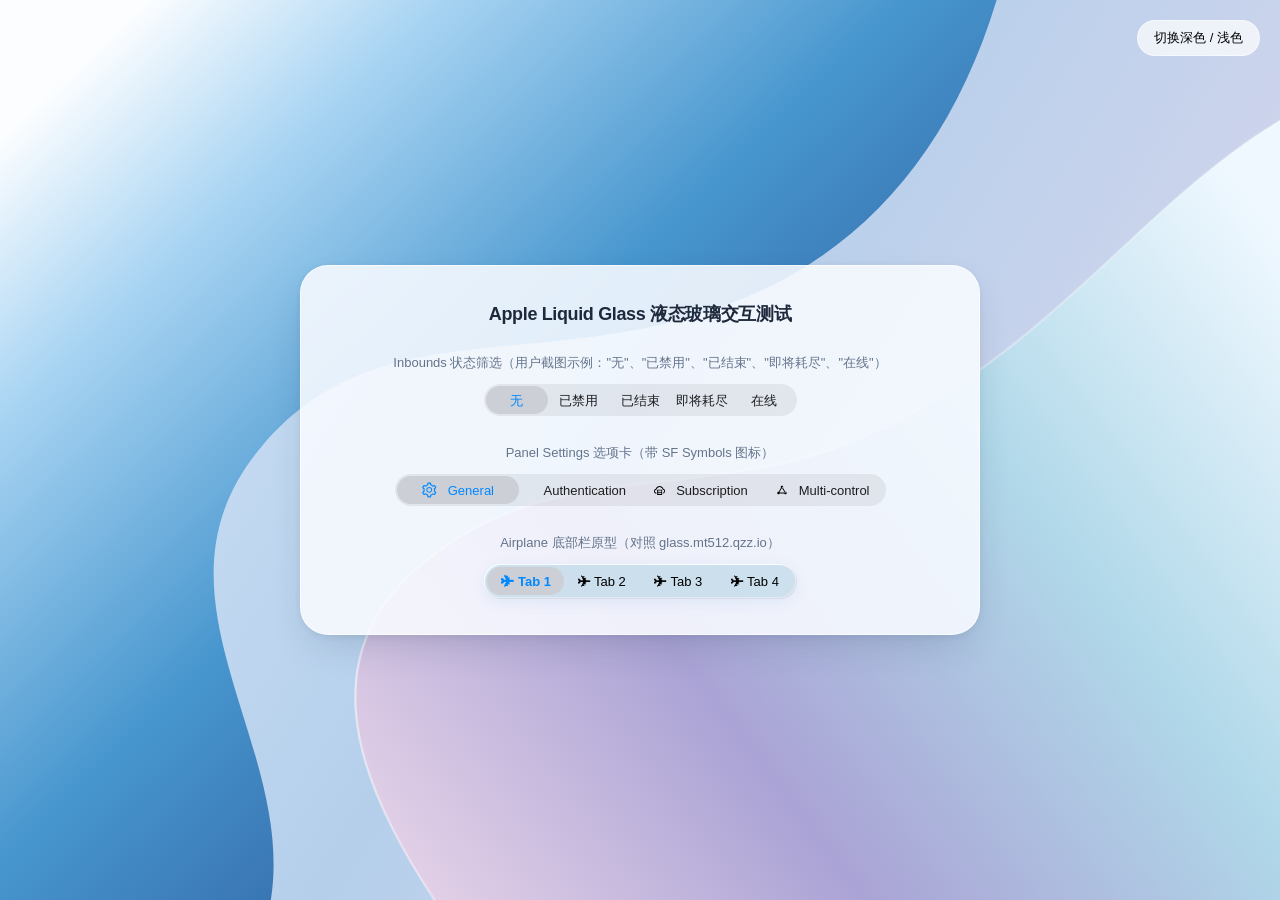
<file: tests/liquid-tabbar-preview.html>
<!doctype html>
<html lang="zh-CN">
<head>
  <meta charset="utf-8">
  <title>Liquid Glass Tab Switch Bar Test</title>
  <link rel="stylesheet" href="../web/liquid-tabbar.css">
  <style>
    * { box-sizing: border-box; margin: 0; padding: 0; }
    body {
      font-family: -apple-system, BlinkMacSystemFont, "SF Pro Text", "SF Pro Display", "Segoe UI", Roboto, Helvetica, Arial, sans-serif;
      min-height: 100vh;
      background: #b7cde4 url("../web/media/glass-wallpaper.svg") center / cover no-repeat;
      display: flex;
      flex-direction: column;
      align-items: center;
      justify-content: center;
      gap: 40px;
      padding: 40px 20px;
      user-select: none;
      -webkit-user-select: none;
    }
    .card {
      background: rgba(249, 251, 255, 0.88);
      border: 1px solid rgba(255, 255, 255, 0.6);
      border-radius: 28px;
      padding: 36px 40px;
      box-shadow: 0 16px 40px -12px rgba(25, 45, 75, 0.2), 0 2px 6px rgba(25, 45, 75, 0.06);
      display: flex;
      flex-direction: column;
      gap: 28px;
      align-items: center;
      width: min(680px, 95vw);
    }
    h2 {
      font-size: 18px;
      font-weight: 600;
      color: #1e293b;
      letter-spacing: -0.02em;
    }
    .tabs-row {
      display: flex;
      flex-direction: column;
      gap: 12px;
      align-items: center;
      width: 100%;
    }
    .tabs-label {
      font-size: 13px;
      font-weight: 500;
      color: #64748b;
    }

    /* Container for the segmented tab switch bar */
    .liquid-tabbar {
      position: relative !important;
      display: inline-flex !important;
      align-items: center !important;
      gap: 4px !important;
      padding: 4px !important;
      height: 42px !important;
      border-radius: 9999px !important;
      border: 1px solid rgba(140, 165, 195, 0.35);
      background: rgba(112, 133, 161, 0.09);
      box-shadow: inset 0 1px 3px rgba(24, 44, 70, 0.05);
      touch-action: none;
      cursor: pointer;
      overflow: visible !important;
      isolation: isolate;
    }
    .liquid-tabbar button {
      position: relative;
      z-index: 2;
      height: 34px;
      padding: 0 18px;
      border-radius: 9999px;
      background: transparent;
      border: 0;
      font-size: 13.5px;
      font-weight: 500;
      color: #58667a;
      white-space: nowrap;
      cursor: pointer;
      display: inline-flex;
      align-items: center;
      justify-content: center;
      gap: 6px;
      outline: none;
      transition: color 0.15s ease;
    }
    .liquid-tabbar button.active {
      color: #0f172a;
      font-weight: 600;
    }
    #airplane-tabs {
      background: rgba(190, 235, 255, 0.45) !important;
      border: 1px solid rgba(255, 255, 255, 0.75) !important;
      box-shadow: 0 4px 16px rgba(0, 120, 220, 0.08) !important;
    }
    #airplane-tabs button {
      color: #000000 !important;
    }
    #airplane-tabs button.active {
      color: #0088ff !important;
      font-weight: 600 !important;
    }

    /* Dark mode toggle */
    .theme-toggle-btn {
      position: fixed;
      top: 20px;
      right: 20px;
      padding: 8px 16px;
      border-radius: 999px;
      border: 1px solid rgba(255,255,255,0.5);
      background: rgba(255,255,255,0.7);
      backdrop-filter: blur(10px);
      font-size: 13px;
      cursor: pointer;
    }
    body.dark .card {
      background: rgba(26, 33, 46, 0.91);
      border-color: rgba(255, 255, 255, 0.1);
      box-shadow: 0 18px 45px -12px rgba(0, 0, 0, 0.5);
    }
    body.dark h2 { color: #f1f5f9; }
    body.dark .tabs-label { color: #94a3b8; }
    .sf-symbol {
      width: 15px;
      height: 15px;
      vertical-align: -2px;
      margin-right: 5px;
    }
  </style>
</head>
<body>

  <button class="theme-toggle-btn" onclick="document.body.classList.toggle('dark')">切换深色 / 浅色</button>

  <div class="card">
    <h2>Apple Liquid Glass 液态玻璃交互测试</h2>

    <div class="tabs-row">
      <div class="tabs-label">Inbounds 状态筛选（用户截图示例："无"、"已禁用"、"已结束"、"即将耗尽"、"在线"）</div>
      <div class="liquid-tabbar" id="status-tabs">
        <button class="active" data-val="none">无</button>
        <button data-val="disabled">已禁用</button>
        <button data-val="ended">已结束</button>
        <button data-val="depleting">即将耗尽</button>
        <button data-val="online">在线</button>
      </div>
    </div>

    <div class="tabs-row">
      <div class="tabs-label">Panel Settings 选项卡（带 SF Symbols 图标）</div>
      <div class="liquid-tabbar" id="settings-tabs">
        <button class="active" data-val="general"><svg class="sf-symbol" aria-hidden="true"><use href="#sf-setting"></use></svg>General</button>
        <button data-val="auth"><svg class="sf-symbol" aria-hidden="true"><use href="#sf-safety"></use></svg>Authentication</button>
        <button data-val="sub"><svg class="sf-symbol" aria-hidden="true"><use href="#sf-cloud-server"></use></svg>Subscription</button>
        <button data-val="multi-control"><svg class="sf-symbol" aria-hidden="true"><use href="#sf-multi-control"></use></svg>Multi-control</button>
      </div>
    </div>

    <div class="tabs-row">
      <div class="tabs-label">Airplane 底部栏原型（对照 glass.mt512.qzz.io）</div>
      <div class="liquid-tabbar" id="airplane-tabs">
        <button class="active" data-val="tab1">✈ Tab 1</button>
        <button data-val="tab2">✈ Tab 2</button>
        <button data-val="tab3">✈ Tab 3</button>
        <button data-val="tab4">✈ Tab 4</button>
      </div>
    </div>
  </div>

  <script src="../web/sf-symbols.js"></script>
  <script src="../web/liquid-tabbar.js"></script>
  <script>
    window.addEventListener('error', e => console.error('[WINDOW ERROR]', e.message, e.filename, e.lineno));
    document.querySelectorAll('canvas').forEach(c => {
      c.addEventListener('webglcontextlost', e => {
        console.error('[WEBGL CONTEXT LOST]', e);
        e.preventDefault();
      });
    });
    document.querySelectorAll('.liquid-tabbar').forEach(bar => {
      bar.querySelectorAll('button').forEach(btn => {
        btn.addEventListener('click', () => {
          bar.querySelectorAll('button').forEach(b => b.classList.remove('active'));
          btn.classList.add('active');
        });
      });
    });
  </script>
</body>
</html>
</file>
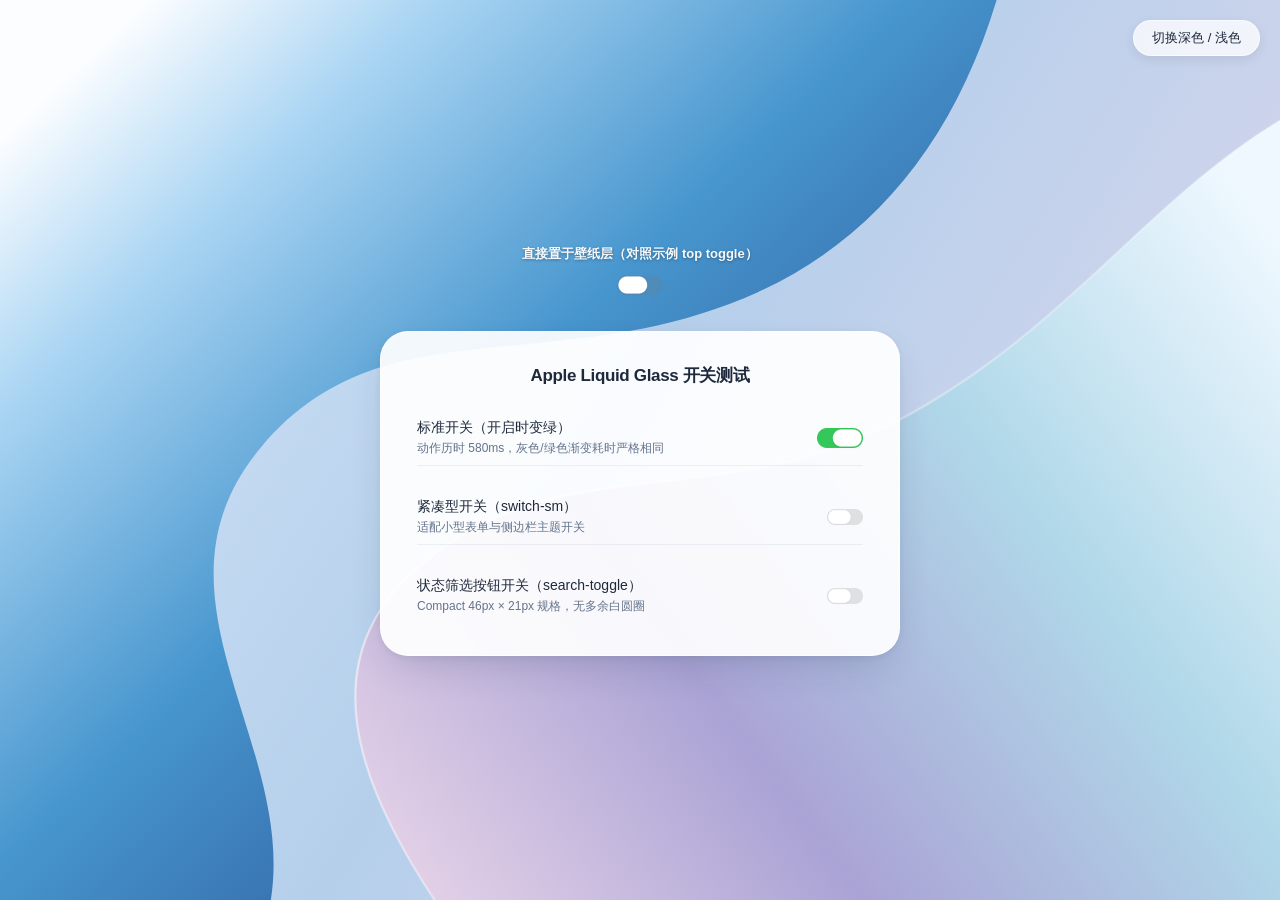
<file: tests/liquid-toggle-preview.html>
<!doctype html>
<html lang="zh-CN">
<head>
  <meta charset="utf-8">
  <title>Apple Liquid Glass Switch Toggle Preview</title>
  <link rel="stylesheet" href="../web/liquid-toggle.css">
  <style>
    * { box-sizing: border-box; margin: 0; padding: 0; }
    body {
      font-family: -apple-system, BlinkMacSystemFont, "SF Pro Text", "SF Pro Display", "Segoe UI", Roboto, Helvetica, Arial, sans-serif;
      min-height: 100vh;
      background: #b7cde4 url("../web/media/glass-wallpaper.svg") center / cover no-repeat;
      display: flex;
      flex-direction: column;
      align-items: center;
      justify-content: center;
      gap: 36px;
      padding: 40px 20px;
      user-select: none;
      -webkit-user-select: none;
    }
    .theme-toggle-btn {
      position: fixed;
      top: 20px;
      right: 20px;
      padding: 8px 18px;
      border-radius: 999px;
      border: 1px solid rgba(255,255,255,0.6);
      background: rgba(255,255,255,0.75);
      backdrop-filter: blur(10px);
      font-size: 13px;
      font-weight: 500;
      color: #1e293b;
      cursor: pointer;
      box-shadow: 0 4px 12px rgba(0,0,0,0.08);
      z-index: 100;
    }
    body.dark .theme-toggle-btn {
      background: rgba(30, 41, 59, 0.85);
      border-color: rgba(255, 255, 255, 0.15);
      color: #f1f5f9;
    }

    /* Container directly on wallpaper (matching reference top toggle) */
    .wallpaper-demo-row {
      display: flex;
      flex-direction: column;
      align-items: center;
      gap: 12px;
    }
    .wallpaper-label {
      font-size: 13px;
      font-weight: 600;
      color: rgba(255, 255, 255, 0.95);
      text-shadow: 0 1px 3px rgba(0,0,0,0.3);
    }

    /* Card container (matching reference bottom toggle on card) */
    .card {
      background: rgba(255, 255, 255, 0.92);
      border: 1px solid rgba(255, 255, 255, 0.7);
      border-radius: 28px;
      padding: 32px 36px;
      box-shadow: 0 16px 40px -12px rgba(25, 45, 75, 0.2), 0 2px 6px rgba(25, 45, 75, 0.06);
      display: flex;
      flex-direction: column;
      gap: 24px;
      align-items: center;
      width: min(520px, 92vw);
    }
    body.dark .card {
      background: rgba(26, 33, 46, 0.92);
      border-color: rgba(255, 255, 255, 0.1);
      box-shadow: 0 18px 45px -12px rgba(0, 0, 0, 0.5);
    }
    h2 {
      font-size: 17px;
      font-weight: 600;
      color: #1e293b;
      letter-spacing: -0.02em;
    }
    body.dark h2 { color: #f1f5f9; }

    .switch-row {
      display: flex;
      align-items: center;
      justify-content: space-between;
      width: 100%;
      padding: 8px 0;
      border-bottom: 1px solid rgba(140, 160, 185, 0.15);
    }
    .switch-row:last-child { border-bottom: 0; }
    .switch-info {
      display: flex;
      flex-direction: column;
      gap: 3px;
    }
    .switch-title {
      font-size: 14px;
      font-weight: 500;
      color: #1e293b;
    }
    body.dark .switch-title { color: #f1f5f9; }
    .switch-desc {
      font-size: 12px;
      color: #64748b;
    }
    body.dark .switch-desc { color: #94a3b8; }
  </style>
</head>
<body>

  <button class="theme-toggle-btn" onclick="document.body.classList.toggle('dark')">切换深色 / 浅色</button>

  <!-- 1. Directly on wallpaper (Reference Top Toggle) -->
  <div class="wallpaper-demo-row">
    <div class="wallpaper-label">直接置于壁纸层（对照示例 top toggle）</div>
    <label class="switch" id="wallpaper-toggle-wrap">
      <input type="checkbox" id="wallpaper-toggle">
      <span></span>
    </label>
  </div>

  <!-- 2. On card surface (Reference Bottom Toggle) -->
  <div class="card">
    <h2>Apple Liquid Glass 开关测试</h2>

    <div class="switch-row">
      <div class="switch-info">
        <span class="switch-title">标准开关（开启时变绿）</span>
        <span class="switch-desc">动作历时 580ms，灰色/绿色渐变耗时严格相同</span>
      </div>
      <label class="switch">
        <input type="checkbox" id="card-standard-toggle" checked>
        <span></span>
      </label>
    </div>

    <div class="switch-row">
      <div class="switch-info">
        <span class="switch-title">紧凑型开关（switch-sm）</span>
        <span class="switch-desc">适配小型表单与侧边栏主题开关</span>
      </div>
      <label class="switch switch-sm">
        <input type="checkbox" id="card-compact-toggle">
        <span></span>
      </label>
    </div>

    <div class="switch-row">
      <div class="switch-info">
        <span class="switch-title">状态筛选按钮开关（search-toggle）</span>
        <span class="switch-desc">Compact 46px × 21px 规格，无多余白圆圈</span>
      </div>
      <button type="button" id="preview-search-toggle" class="search-toggle" aria-label="Filter mode">
        <span class="filter-icon off"></span><span class="filter-icon on"></span>
      </button>
    </div>
  </div>

  <script src="../web/liquid-toggle.js"></script>
  <script>
    document.querySelector('#preview-search-toggle').onclick = function() {
      this.classList.toggle('status-mode');
    };
    window.addEventListener('error', e => console.error('[WINDOW ERROR]', e.message, e.filename, e.lineno));
  </script>
</body>
</html>
</file>
<file: web/liquid-tabbar.css>
/* m-ui Liquid Glass segmented controls and sidebar selection.
 *
 * Tab bar (liquid-tabbar.js), faithful to the reference LiquidBottomTabs: a
 * gray capsule track with a dim indicator capsule; only the content under
 * the indicator is tinted with the accent colour (drawn by the lens canvas
 * above the real DOM labels). macOS size on wide screens (32px track), iOS
 * size on narrow screens (36px track).
 *
 * This file loads last, so it also neutralises the older pill/ink styles
 * from liquid-glass.css, liquid-optics.css and liquid-glass-gl.css.
 */
html body :is(.liquid-tabbar, .settings-tabbar, .mihomo-tabs, .inbound-status-tabs, .mihomo-editor-tabs).has-liquid-tabbar {
  --lt-seg-h: 28px;
  --lt-seg-pad: 2px;
  --lt-text: var(--text-strong, #1d1d1f);
  position: relative !important;
  display: flex;
  align-items: stretch;
  gap: 0 !important;
  padding: var(--lt-seg-pad) !important;
  min-height: 0 !important;
  height: auto !important;
  border: 0 !important;
  border-radius: 999px !important;
  background: transparent !important;
  box-shadow: none !important;
  backdrop-filter: none !important;
  -webkit-backdrop-filter: none !important;
  overflow: visible !important;
  isolation: isolate;
  transform-origin: 50% 50%;
}

/* Our display: flex must not resurrect bars the app hides. */
html body .has-liquid-tabbar[hidden] {
  display: none !important;
}

html body .settings-tabbar.has-liquid-tabbar,
html body .inbound-status-tabs.has-liquid-tabbar,
html body .mihomo-editor-tabs.has-liquid-tabbar {
  width: max-content;
  max-width: 100%;
}

body.dark :is(.liquid-tabbar, .settings-tabbar, .mihomo-tabs, .inbound-status-tabs, .mihomo-editor-tabs).has-liquid-tabbar {
  --lt-text: #f5f5f7;
}

@media (max-width: 768px) {
  html body :is(.liquid-tabbar, .settings-tabbar, .mihomo-tabs, .inbound-status-tabs, .mihomo-editor-tabs).has-liquid-tabbar {
    --lt-seg-h: 32px;
  }
}

.has-liquid-tabbar > .liquid-tabbar-canvas {
  position: absolute !important;
  display: block !important;
  pointer-events: none !important;
  z-index: 0 !important;
}

/* The thumb itself sits ABOVE the labels so its lens can refract a raster of
 * them (the real DOM text stays underneath for focus and screen readers). */
.has-liquid-tabbar > .liquid-tabbar-lens {
  position: absolute !important;
  display: block !important;
  pointer-events: none !important;
  z-index: 2 !important;
}

html body .has-liquid-tabbar > button {
  position: relative !important;
  z-index: 1 !important;
  flex: 1 1 0;
  min-width: 0;
  min-height: var(--lt-seg-h) !important;
  height: var(--lt-seg-h) !important;
  display: inline-flex !important;
  align-items: center;
  justify-content: center;
  gap: 6px;
  margin: 0 !important;
  padding: 0 14px !important;
  border: 0 !important;
  border-radius: 999px !important;
  background: transparent !important;
  box-shadow: none !important;
  outline-offset: -2px;
  color: var(--lt-text) !important;
  -webkit-text-fill-color: currentColor;
  opacity: 1 !important;
  font-size: 13px;
  font-weight: 500;
  line-height: 1;
  white-space: nowrap;
  cursor: pointer;
  transform: scale(var(--lt-content-scale, 1));
  transition: none !important;
  -webkit-tap-highlight-color: transparent;
}

html body .has-liquid-tabbar > button * {
  opacity: 1 !important;
  color: inherit !important;
}

/* Every DOM label stays at the regular weight, including the selected one:
 * the bold, emphasised label is drawn by the thumb itself (lens canvas), so
 * emphasis follows the thumb while it slides instead of staying behind on
 * the previous tab. A bolder DOM label would also resize its segment. */
html body .has-liquid-tabbar > button,
html body .has-liquid-tabbar > button:is(.active, .lt-selected, [aria-selected="true"]),
html body .has-liquid-tabbar > button * {
  font-weight: 500 !important;
}

html body .has-liquid-tabbar > button:hover {
  background: transparent !important;
}

html body .has-liquid-tabbar > button:focus-visible {
  outline: 2px solid #0088ff;
}

.has-liquid-tabbar > .ink-bar,
.has-liquid-tabbar > .liquid-pill-slider {
  display: none !important;
}

/* ---------------------------------------------------------------------
 * Sidebar navigation — macOS 26 sidebar selection: a quiet gray rounded
 * rectangle behind the item, with the icon and label in the accent colour.
 * liquid-optics.js still animates its position (critically damped, no
 * stretch); every older glass layer on it is switched off here.
 * ------------------------------------------------------------------- */
html body .nav > .liquid-pill-slider,
html body .nav > .liquid-pill-slider.lg-surface,
html[data-glass-gl="on"] body .nav > .liquid-pill-slider.lg-surface {
  border: 0 !important;
  border-radius: 10px !important;
  background: rgb(0 0 0 / 0.07) !important;
  box-shadow: none !important;
  backdrop-filter: none !important;
  -webkit-backdrop-filter: none !important;
  transition: none !important;
}

html body.dark .nav > .liquid-pill-slider,
html body.dark .nav > .liquid-pill-slider.lg-surface,
html[data-glass-gl="on"] body.dark .nav > .liquid-pill-slider.lg-surface {
  background: rgb(255 255 255 / 0.1) !important;
}

html body .nav > .liquid-pill-slider::before,
html body .nav > .liquid-pill-slider::after {
  content: none !important;
  display: none !important;
}

html body .nav button.active,
html body .nav button[data-view].active,
html body .nav button[aria-current="page"] {
  color: #0088ff !important;
  background: transparent !important;
  box-shadow: none !important;
}

html body.dark .nav button.active,
html body.dark .nav button[data-view].active,
html body.dark .nav button[aria-current="page"] {
  color: #0091ff !important;
}

html body .nav button.active :is(svg, .nav-icon, span),
html body .nav button[data-view].active .nav-icon {
  color: inherit !important;
}

/* The status filter sits right after the filter switch. */
html body .inbound-status-tabs.has-liquid-tabbar {
  margin-inline-start: 10px !important;
}
</file>
<file: web/liquid-toggle.css>
/* m-ui Liquid Glass switch (.lg-toggle)
 * Geometry follows iOS 26 / LiquidToggle.kt: a 64x28 track with a 40x24
 * knob. Wide screens use macOS-sized switches, narrow screens iOS-sized
 * ones; liquid-toggle.js scales every other length by height / 28.
 */
html body .lg-toggle {
  --lt-width: 46px;
  --lt-height: 20px;
  position: relative;
  display: inline-flex;
  align-items: center;
  flex: none;
  width: var(--lt-width) !important;
  min-width: var(--lt-width) !important;
  height: var(--lt-height) !important;
  min-height: var(--lt-height) !important;
  padding: 0 !important;
  margin: 0;
  border: 0 !important;
  border-radius: 999px;
  box-sizing: border-box;
  vertical-align: middle;
  cursor: pointer;
  background: none !important;
  box-shadow: none !important;
  overflow: visible;
  touch-action: pan-y;
  -webkit-tap-highlight-color: transparent;
  user-select: none;
  -webkit-user-select: none;
}

html body .lg-toggle.switch-sm,
html body .lg-toggle.lt-small,
html body button.search-toggle.lg-toggle {
  --lt-width: 36px;
  --lt-height: 16px;
}

@media (max-width: 768px) {
  html body .lg-toggle {
    --lt-width: 64px;
    --lt-height: 28px;
  }
  html body .lg-toggle.switch-sm,
  html body .lg-toggle.lt-small,
  html body button.search-toggle.lg-toggle {
    --lt-width: 50px;
    --lt-height: 22px;
  }
}

/* The canvas is larger than the track so the pressed 1.5x lens and its
 * shadow fit; liquid-toggle.js sets top/left to minus that margin. */
html body .lg-toggle > .liquid-toggle-canvas {
  position: absolute !important;
  pointer-events: none !important;
  z-index: 2 !important;
  display: block !important;
}

/* Native input sits invisibly on top to capture clicks, focus, and spacebar */
html body .lg-toggle > input[type="checkbox"] {
  position: absolute !important;
  inset: -4px !important;
  z-index: 5 !important;
  display: block !important;
  opacity: 0 !important;
  pointer-events: auto !important;
  width: calc(100% + 8px) !important;
  height: calc(100% + 8px) !important;
  padding: 0 !important;
  margin: 0 !important;
  cursor: pointer !important;
  border: 0 !important;
}

/* Eradicate all legacy CSS decoration, pseudo-elements, and circular knobs */
html body .lg-toggle::before,
html body .lg-toggle::after,
html body button.search-toggle::before,
html body button.search-toggle::after,
html body .search-toggle.lg-toggle::before,
html body .search-toggle.lg-toggle::after,
html body .switch.lg-toggle > span,
html body .switch.lg-toggle > span::before,
html body .switch.lg-toggle > span::after,
html body .theme-switch.lg-toggle > span,
html body .theme-switch.lg-toggle > span::before,
html body .theme-switch.lg-toggle > span::after,
html body .ultra-check.lg-toggle > span,
html body .ultra-check.lg-toggle > span::before,
html body .ultra-check.lg-toggle > span::after,
html body .check-box.lg-toggle > span,
html body .check-box.lg-toggle > span::before,
html body .check-box.lg-toggle > span::after,
html body .check.lg-toggle > span,
html body .check.lg-toggle > span::before,
html body .check.lg-toggle > span::after,
html body .lg-toggle > span,
html body .lg-toggle > span::before,
html body .lg-toggle > span::after,
html body .lg-toggle > .lt-track {
  display: none !important;
  content: none !important;
  opacity: 0 !important;
  visibility: hidden !important;
  pointer-events: none !important;
  width: 0 !important;
  height: 0 !important;
}

/* Focus indicator for keyboard accessibility */
html body .lg-toggle:has(input:focus-visible),
html body button.lg-toggle:focus-visible {
  outline: 2px solid #007aff !important;
  outline-offset: 4px;
}

/* Disabled state */
html body .lg-toggle:has(input:disabled),
html body button.lg-toggle:disabled {
  opacity: 0.45 !important;
  cursor: not-allowed !important;
}
html body .lg-toggle:has(input:disabled) > input,
html body button.lg-toggle:disabled {
  cursor: not-allowed !important;
}

/* Filter icon suppression inside button.search-toggle */
html body .lg-toggle .filter-icon {
  display: none !important;
}

/* Search toggle button styling */
html body button.search-toggle.lg-toggle {
  background: none !important;
  border: 0 !important;
  padding: 0 !important;
}
</file>
